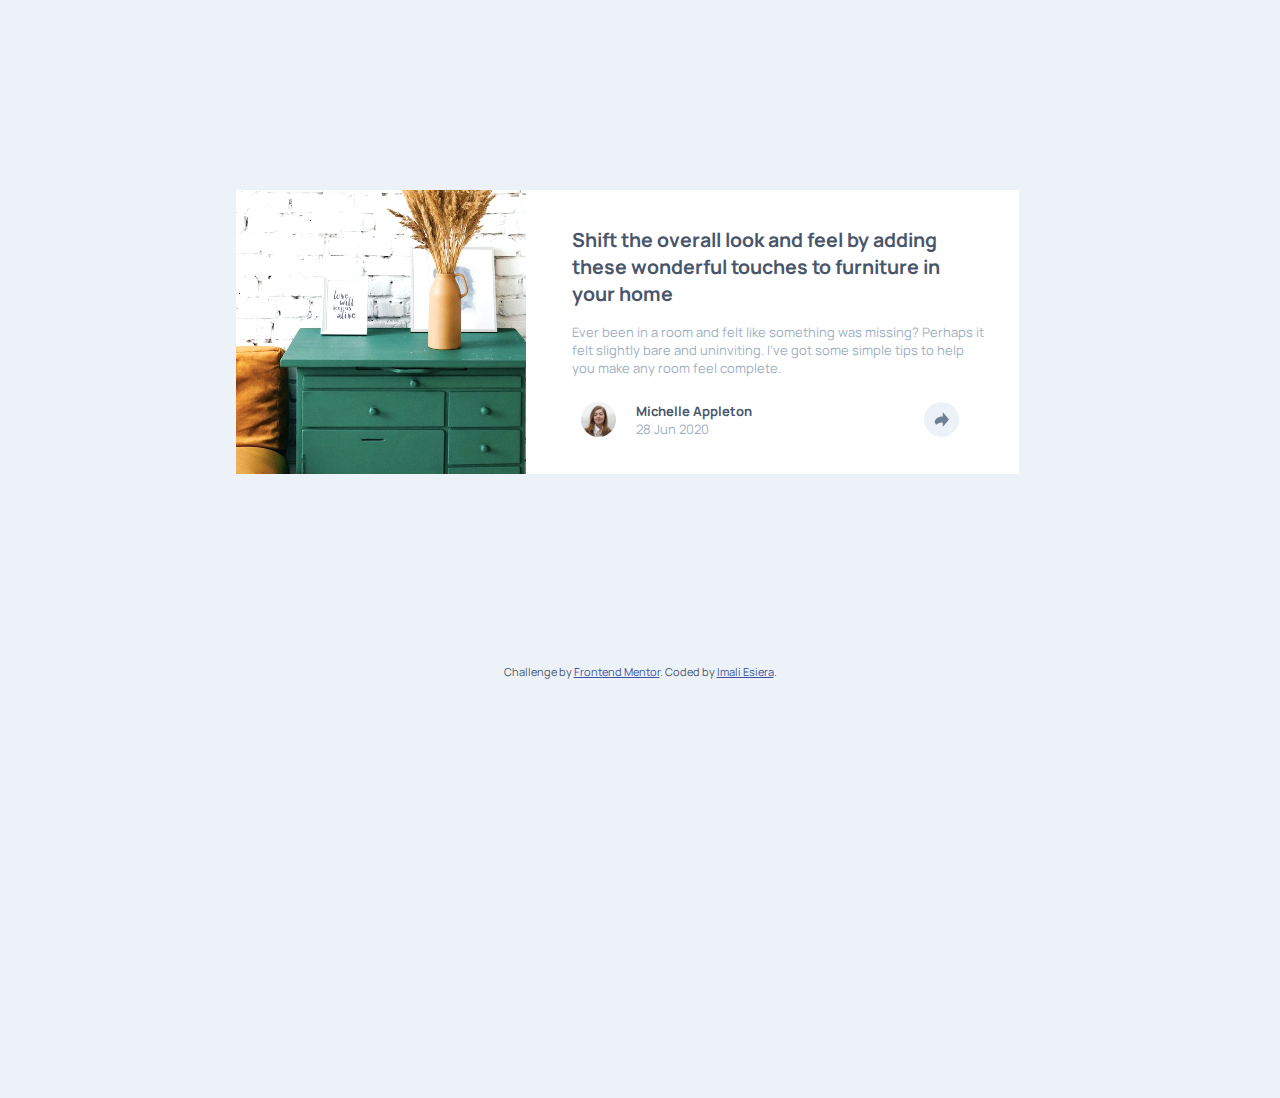
<file: Article-Preview-Component/index.html>
<!DOCTYPE html>
<html lang="en">
  <head>
    <meta charset="UTF-8" />
    <meta name="viewport" content="width=device-width, initial-scale=1.0" />
    <!-- displays site properly based on user's device -->

    <link
      rel="icon"
      type="image/png"
      sizes="32x32"
      href="./images/favicon-32x32.png"
    />

    <title>Frontend Mentor | Article preview component</title>
    <link rel="stylesheet" href="style.css" />
    <style>
      @import url("https://fonts.googleapis.com/css2?family=Manrope:wght@500;700&display=swap");
    </style>
    <!-- Feel free to remove these styles or customise in your own stylesheet 👍 -->
    <style>
      .attribution {
        font-size: 11px;
        text-align: center;
      }
      .attribution a {
        color: hsl(228, 45%, 44%);
      }
    </style>
  </head>
  <body>
    <main>
      <div class="wrapper">
        <div class="content">
          <div class="drawers-container">
            <img
              class="drawers-image"
              src="images/drawers.jpg"
              alt="drawers-image"
            />
          </div>
          <div class="information">
            <h2>
              Shift the overall look and feel by adding these wonderful touches
              to furniture in your home
            </h2>

            <section class="Description">
              Ever been in a room and felt like something was missing? Perhaps
              it felt slightly bare and uninviting. I’ve got some simple tips to
              help you make any room feel complete.
            </section>
            <div class="User">
              <img
                class="avatar"
                src="images/avatar-michelle.jpg"
                alt="avatar"
              />

              <div class="user-name">
                <h4>Michelle Appleton</h4>
                <section class="date">28 Jun 2020</section>
              </div>
              <img class="share" src="images/icon-share.svg" alt="share" />
            </div>
          </div>
        </div>
      </div>
      <footer>
        <div class="attribution">
          Challenge by
          <a href="https://www.frontendmentor.io?ref=challenge" target="_blank"
            >Frontend Mentor</a
          >. Coded by <a href="https://github.com/imaliesiera">Imali Esiera</a>.
        </div>
      </footer>
    </main>
  </body>
</html>
</file>
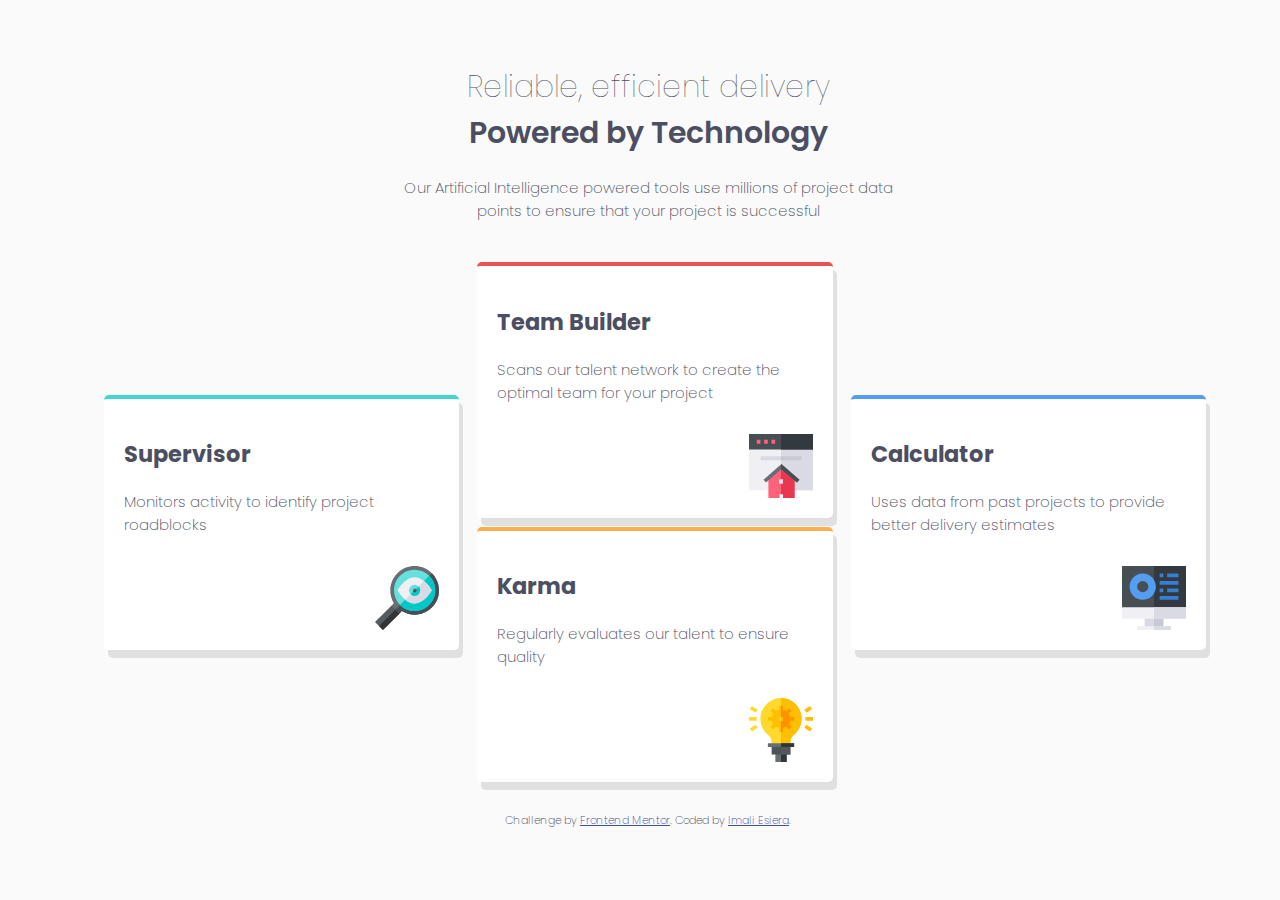
<file: four-card-feature-section-master/index.html>
<!DOCTYPE html>
<html lang="en">
  <head>
    <meta charset="UTF-8" />
    <meta name="viewport" content="width=device-width, initial-scale=1.0" />
    <!-- displays site properly based on user's device -->

    <link
      rel="icon"
      type="image/png"
      sizes="32x32"
      href="./images/favicon-32x32.png"
    />
    <link rel="stylesheet" href="style.css" />

    <title>Frontend Mentor | Four card feature section</title>

    <!-- Feel free to remove these styles or customise in your own stylesheet 👍 -->
    <style>
      .attribution {
        font-size: 11px;
        text-align: center;
      }
      .attribution a {
        color: hsl(228, 45%, 44%);
      }
    </style>
    <style>
      @import url("https://fonts.googleapis.com/css2?family=Poppins:wght@200;400;600&display=swap");
    </style>
  </head>
  <body>
    <main>
      <div class="wrapper">
        <div class="intro">
          <h1 class="first-h1">Reliable, efficient delivery</h1>
          <h1 class="second-h1">Powered by Technology</h1>

          <p>
            Our Artificial Intelligence powered tools use millions of project
            data 
            <p>points to ensure that your project is successful</p>
          </p>
        </div>
        <div class="container">
          <div class="container1">
            <section class="card1">
              <h2>Supervisor</h2>
              Monitors activity to identify project roadblocks
              <div>
                <img class="icons" src="images/icon-supervisor.svg" alt="Supervisor-Icon" />
              </div>
            </section>
          </div>
          <div class="container2">
            <section class="card2">
              <h2>Team Builder</h2>
              Scans our talent network to create the optimal team for your
              project
              <div>
                <img class="icons"
                  src="images/icon-team-builder.svg"
                  alt="Team-Builder-Icon"
                />
              </div>
            </section>
            <section class="card3">
              <h2>Karma</h2>
              Regularly evaluates our talent to ensure quality
              <div>
                <img class="icons" src="images/icon-karma.svg" alt="Karma-Icon" />
              </div>
            </section>
          </div>
          <div class="container3">
            <section class="card4">
              <h2>Calculator</h2>
              Uses data from past projects to provide better delivery estimates
              <div>
                <img class="icons" src="images/icon-calculator.svg" alt="Calculator-Icon" />
              </div>
            </section>
          </div>
        </div>
      </div>
      <footer>
        <p class="attribution">
          Challenge by
          <a href="https://www.frontendmentor.io?ref=challenge" target="_blank"
            >Frontend Mentor</a
          >. Coded by <a href="https://github.com/imaliesiera">Imali Esiera</a>.
        </p>
      </footer>
    </main>
  </body>
</html>
</file>
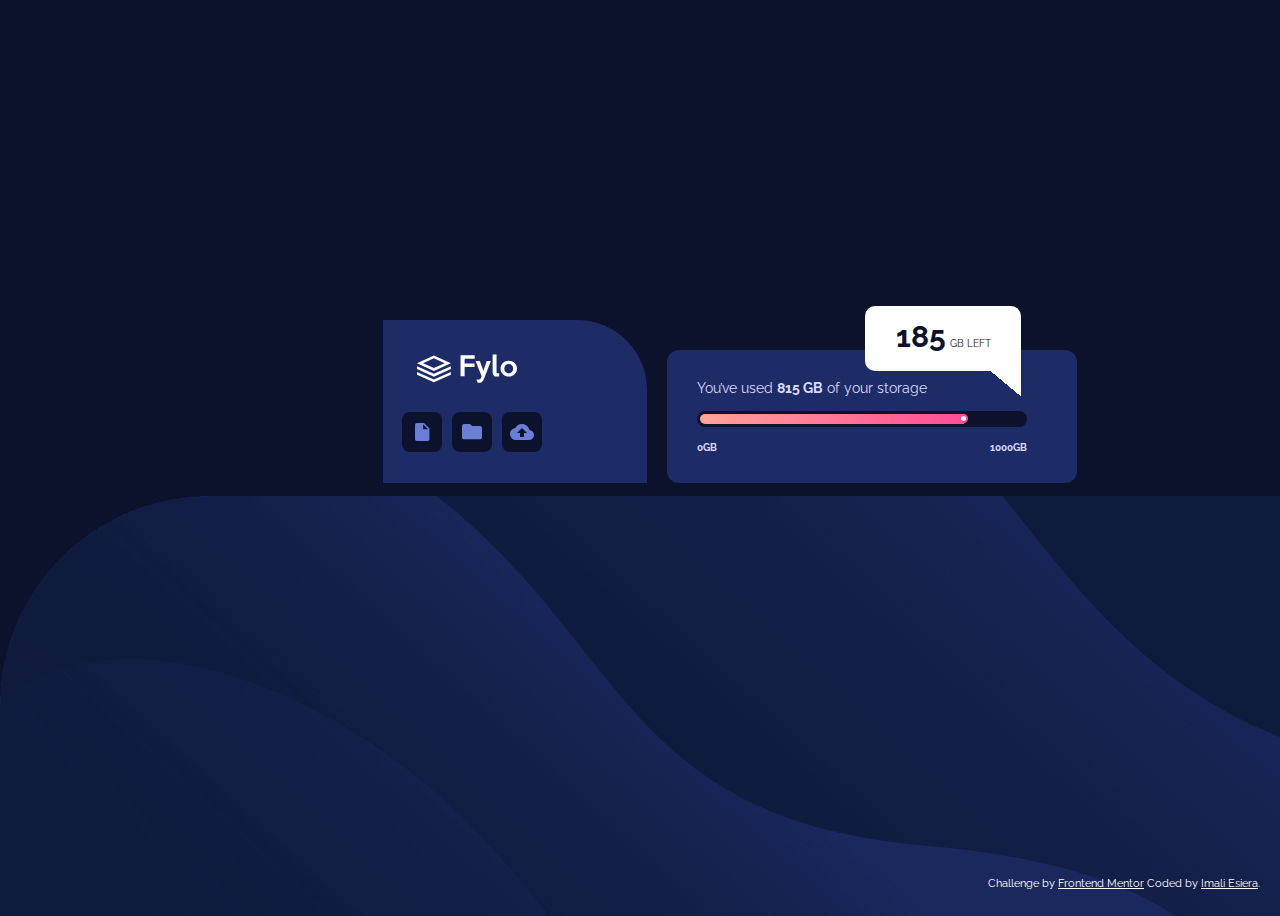
<file: fylo-data-storage-component-master/index.html>
<!DOCTYPE html>
<html lang="en">
  <head>
    <meta charset="UTF-8" />
    <meta name="viewport" content="width=device-width, initial-scale=1.0" />
    <!-- displays site properly based on user's device -->

    <link
      rel="icon"
      type="image/png"
      sizes="32x32"
      href="./images/favicon-32x32.png"
    />
    <style>
      @import url("https://fonts.googleapis.com/css2?family=Raleway:wght@400;700&display=swap");
    </style>

    <title>Frontend Mentor | Fylo data storage component</title>
    <link rel="stylesheet" href="style.css" />

    <!-- Feel free to remove these styles or customise in your own stylesheet 👍 -->
  </head>
  <body>
    <div class="wrapper">
      <div class="gb-left"><span class="strong-a">185</span> <span class="strong-b"> GB LEFT</span></div>
      <div class="square"></div>
      <div class="upper">
        <div class="content">
          <div class="left">
            <div class="icons">
              <div class="logo-wrap">
                <img class="logo" src="images/logo.svg" alt="logo" />
              </div>
              <div class="upload-icons">
                <div class="Document-img">
                  <img src="images/icon-document.svg" alt="Document" />
                </div>
                <div class="Folder-img">
                  <img src="images/icon-folder.svg" alt="Folder" />
                </div>
                <div class="Upload-img">
                  <img src="images/icon-upload.svg" alt="Upload" />
                </div>
              </div>
            </div>
          </div>

          <div class="right">
            <div class="text">
              You’ve used <strong>815 GB</strong> of your storage
              <div class="gradient"><div class="circle"></div></div>
              
              <div class="range">
                <div class="range-a">0GB</div>
                <div class="range-b">1000GB</div>
              </div>
            </div>
          </div>
        </div>
      </div>
    </div>

    <footer>
      <div class="attribution">
        Challenge by
        <a href="https://www.frontendmentor.io?ref=challenge" target="_blank"
          >Frontend Mentor</a
        >
        Coded by <a href="https://github.com/imaliesiera">Imali Esiera</a>.
      </div>
    </footer>
  </body>
</html>
</file>
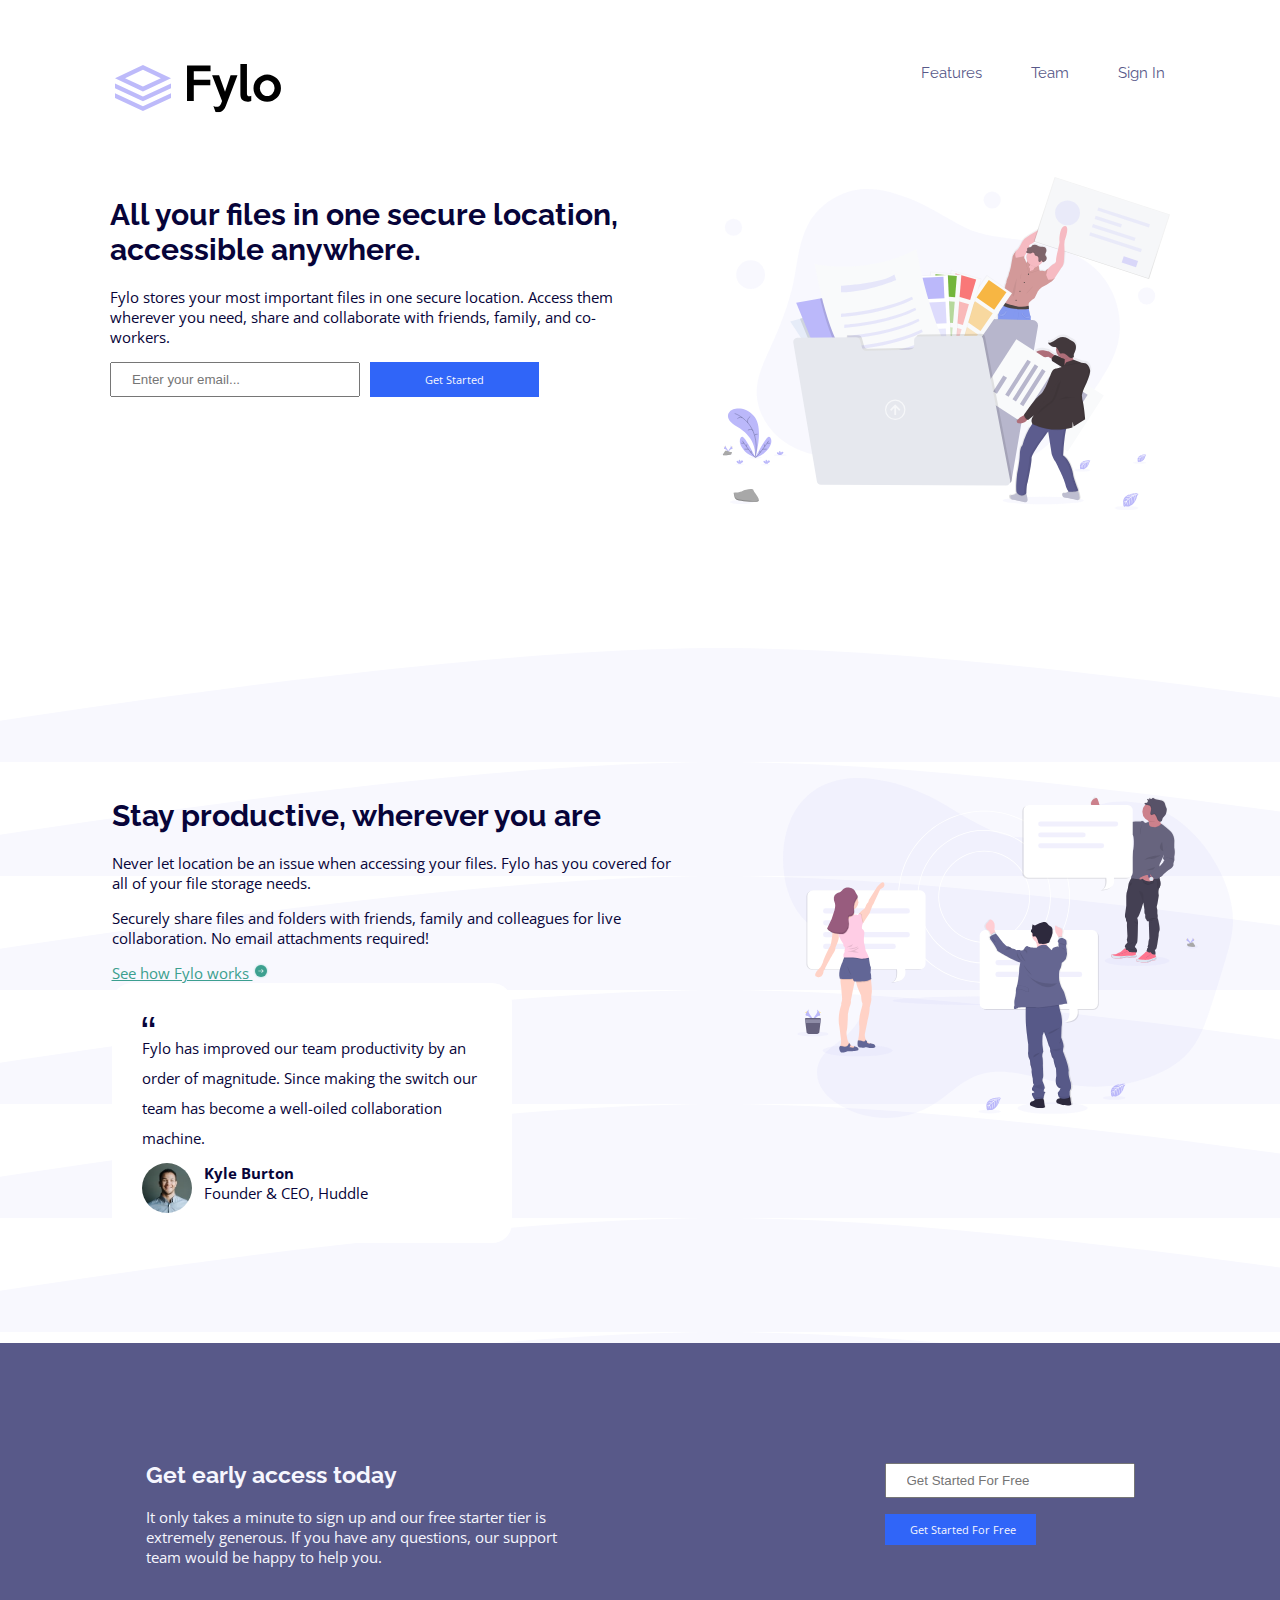
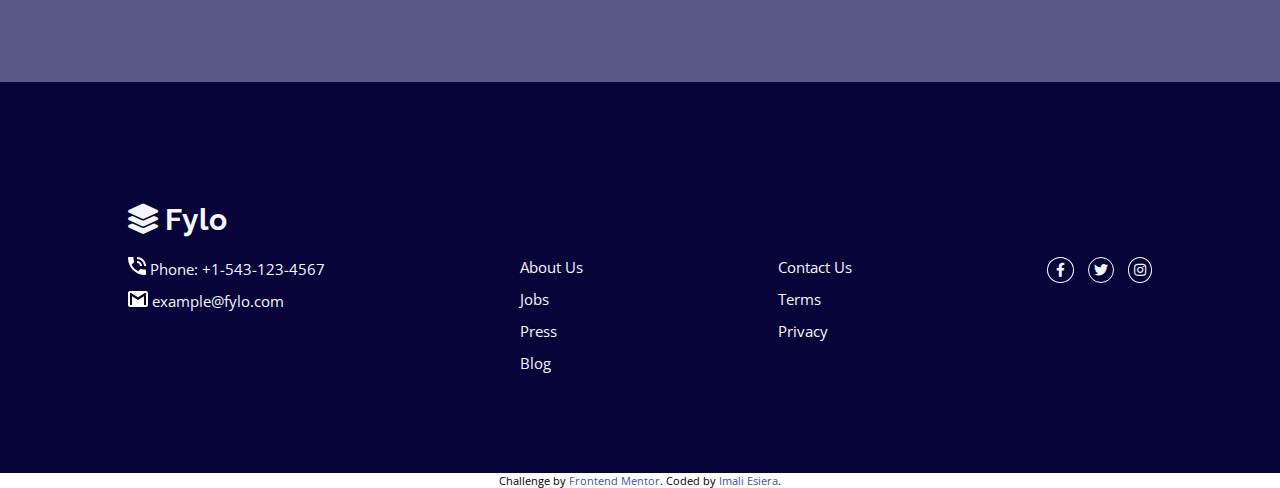
<file: fylo-landing-page-with-two-column-layout-master/index.html>
<!DOCTYPE html>
<html lang="en">
  <head>
    <meta charset="UTF-8" />
    <meta name="viewport" content="width=device-width, initial-scale=1.0" />
    <!-- displays site properly based on user's device -->

    <link
      rel="icon"
      type="image/png"
      sizes="32x32"
      href="./images/favicon-32x32.png"
    />
    <link rel="stylesheet" href="style.css" />
    <style>
      @import url("https://fonts.googleapis.com/css2?family=Raleway:wght@400;700&display=swap");
    </style>
    <title>Frontend Mentor | Fylo landing page with two column layout</title>
    <style>
      @import url("https://fonts.googleapis.com/css2?family=Open+Sans&display=swap");
    </style>
    <style>
      @import url("https://cdnjs.cloudflare.com/ajax/libs/font-awesome/5.14.0/css/all.min.css");
    </style>

    <!-- Feel free to remove these styles or customise in your own stylesheet 👍 -->
    <style>
      .attribution {
        font-size: 11px;
        text-align: center;
      }
      .attribution a {
        color: hsl(228, 45%, 44%);
      }
    </style>
  </head>
  <body>
    <main>
      <header>
        <div class="header">
          <img src="images/logo.svg" alt="logo" class="logo1" />
          <nav>
            <a class="nav-link" href="#">Features</a>
            <a class="nav-linkSpace1" href="#">Team</a>
            <a class="nav-link" href="#">Sign In</a>
          </nav>
        </div>
      </header>
      <div class="body-wrap">
        <section>
          <div class="first-wrap">
            <div class="right-first-wrap">
              <h1>
                All your files in one secure location, accessible anywhere.
              </h1>
              <p>
                Fylo stores your most important files in one secure location.
                Access them wherever you need, share and collaborate with
                friends, family, and co-workers.
              </p>
              <div class="input-email">
                <form>
                  <input
                    type="text"
                    placeholder="Enter your email..."
                    name="email"
                    class="enter-email"
                  />
                </form>
                <a href="#" target="_blank" class="button1">Get Started</a>
              </div>
            </div>
            <div class="left-first-wrap">
              <img
                src="images/illustration-1.svg"
                alt="illustration-1"
                class="illustration-1"
              />
            </div>
          </div>
        </section>

        <section>
          <div class="second-wrap">
            <div class="right-second-wrap">
              <h1>Stay productive, wherever you are</h1>
              <p>
                Never let location be an issue when accessing your files. Fylo
                has you covered for all of your file storage needs.
              </p>
              <p>
                Securely share files and folders with friends, family and
                colleagues for live collaboration. No email attachments
                required!
              </p>
              <div class="How-Fylo_works">
                See how Fylo works
                <img src="images/icon-arrow.svg" alt="arrow" class="arrow" />
              </div>
              <div class="card">
                <img src="images/icon-quotes.svg" alt="quotes" class="quotes" />
                <div class="card-paragraph">
                  Fylo has improved our team productivity by an order of
                  magnitude. Since making the switch our team has become a
                  well-oiled collaboration machine.
                </div>
                <div class="profile">
                  <img
                    src="images/avatar-testimonial.jpg"
                    alt="avatar"
                    class="avatar"
                  />
                  <div class="profile-name">
                    <strong>Kyle Burton</strong>

                    <section>Founder & CEO, Huddle</section>
                  </div>
                </div>
              </div>
            </div>
            <div class="left-second-wrap">
              <img
                src="images/illustration-2.svg"
                alt="illustration-2"
                class="illustration-2"
              />
            </div>
          </div>
        </section>

        <section>
          <div class="third-third-wrap">
            <div class="third-wrap">
              <div class="right-third-wrap">
                <h2>Get early access today</h2>
                <div class="Early-Access">
                  <div>
                    <p>
                      It only takes a minute to sign up and our free starter
                      tier is extremely generous. If you have any questions, our
                      support team would be happy to help you.
                    </p>
                  </div>
                </div>
              </div>
              <div class="left-third-wrap">
                <form>
                  <input
                    type="text"
                    placeholder="Get Started For Free"
                    name="email"
                    class="email-example"
                  />
                </form>
                <a href="#" target="_blank" class="button2"
                  >Get Started For Free</a
                >
              </div>
            </div>
          </div>
        </section>

        <div class="contact-wrap">
          <div class="Contact">
            <div>
              <h1>
                <i class="fas fa-layer-group"></i>
                Fylo
              </h1>
            </div>
            <div class="contact-addresses">
              <div class="contact-column-1">
                <div class="contact-links">
                  <img
                    src="images/icon-phone.svg"
                    alt="phone-icon"
                    class="phone-icon"
                  />
                  Phone: +1-543-123-4567
                </div>
                <div>
                  <img
                    src="images/icon-email.svg"
                    alt="email-icon"
                    class="email-icon"
                  />
                  example@fylo.com
                </div>
              </div>
              <div class="contact-column-2">
                <a href="#" target="_blank" class="contact-links">About Us </a>
                <a href="#" target="_blank" class="contact-links">Jobs </a>
                <a href="#" target="_blank" class="contact-links">Press </a>
                <a href="#" target="_blank">Blog</a>
              </div>
              <div class="contact-column-3">
                <a href="#" class="contact-links">Contact Us </a>
                <a href="#" class="contact-links">Terms </a>
                <a href="#">Privacy</a>
              </div>
              <div class="social-media-icons">
                <i class="fab fa-facebook-f"></i>
                <i class="fab fa-twitter"></i>
                <i class="fab fa-instagram"></i>
              </div>
            </div>
          </div>
        </div>
      </div>
      <footer>
        <p class="attribution">
          Challenge by
          <a href="https://www.frontendmentor.io?ref=challenge" target="_blank"
            >Frontend Mentor</a
          >. Coded by <a href="https://github.com/imaliesiera">Imali Esiera</a>.
        </p>
      </footer>
    </main>
  </body>
</html>
</file>
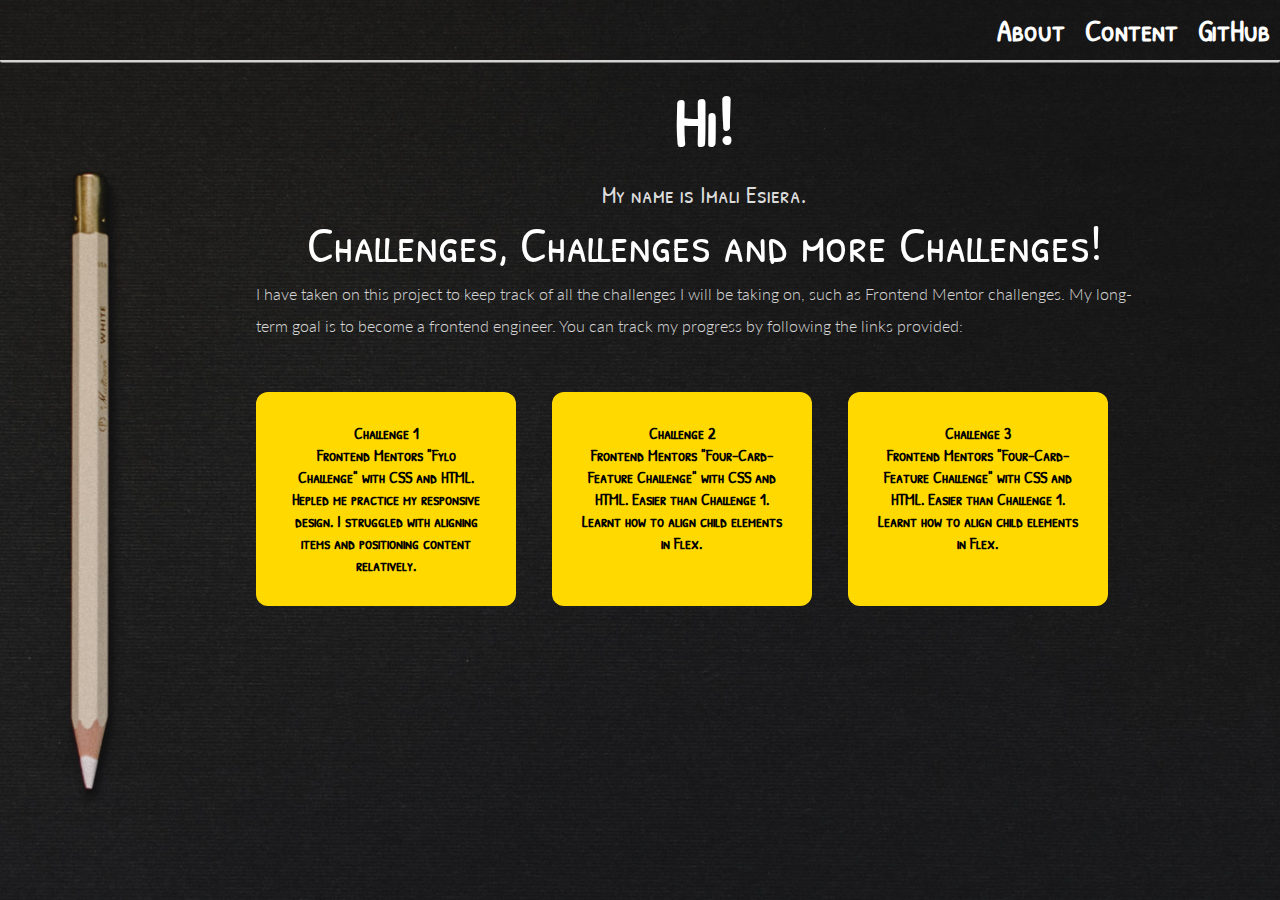
<file: Landing-Page/index.html>
<!DOCTYPE html>
<html lang="en">
  <head>
    <meta charset="UTF-8" />
    <meta name="viewport" content="width=device-width, initial-scale=1.0" />
    <title>Imali Esiera</title>
    <!-- <link href="https://fonts.googleapis.com/css?family=Caveat|Montserrat:400,600&display=swap" rel="stylesheet"> -->
    <link rel="stylesheet" href="style.css" />
    <style>
      @import url("https://fonts.googleapis.com/css2?family=Euphoria+Script&family=Poiret+One&family=Rochester&display=swap");
    </style>
    <style>
      @import url("https://fonts.googleapis.com/css2?family=IBM+Plex+Mono:wght@100&family=Inconsolata:wght@200&family=VT323&display=swap");
    </style>
    <style>
      @import url("https://fonts.googleapis.com/css2?family=Lato&family=Patrick+Hand+SC&display=swap");
    </style>
  </head>
  <body>
    <main>
      <!-- *********************** INTRO *********************** -->
      <header>
        <nav>
          <a class="nav-link" href="https://project-css-linked-in.vercel.app/"
            >About</a
          >
          <a class="nav-link" href="#">Content</a>
          <a class="nav-link" href="https://github.com/imaliesiera">GitHub</a>
        </nav>
      </header>
      <div class="wrapper">
        <div>
          <h1>Hi!</h1>
          <h2>My name is Imali Esiera.</h2>
          <div class="challenges">
            Challenges, Challenges and more Challenges!
          </div>
        </div>
        <div>
          <p>
            I have taken on this project to keep track of all the challenges I
            will be taking on, such as Frontend Mentor challenges. My long-term
            goal is to become a frontend engineer. You can track my progress by
            following the links provided:
          </p>
        </div>
        <div class="challenges-list">
          <div class="challenge1">
            <h4>Challenge 1</h4>
            <a
              href="https://frontend-mentors-challenges-fylo-m0gsbxa8r.vercel.app/"
              >Frontend Mentors "Fylo Challenge" with CSS and HTML. Hepled me
              practice my responsive design. I struggled with aligning items and
              positioning content relatively.</a
            >
          </div>
          <div class="challenge2">
            <h4>Challenge 2</h4>
            <a href="https://frontend-mentors-challenges-h3q3e7szv.vercel.app/"
              >Frontend Mentors "Four-Card-Feature Challenge" with CSS and HTML.
              Easier than Challenge 1. Learnt how to align child elements in
              Flex.</a
            >
          </div>
          <div class="challenge3">
            <h4>Challenge 3</h4>
            <a href="https://article-challenge.surge.sh/"
              >Frontend Mentors "Four-Card-Feature Challenge" with CSS and HTML.
              Easier than Challenge 1. Learnt how to align child elements in
              Flex.</a
            >
          </div>
        </div>
      </div>
    </main>
  </body>
</html>
</file>
<file: Article-Preview-Component/style.css>
/*Global styles
-------------------------------------------*/
html {
  box-sizing: border-box;
}

*,
*:before,
*:after {
  box-sizing: inherit;
}

body {
    height: 100vh;
  background-color:    hsl(210, 46%, 95%);
  font-size: 15px;
  font-family: 'Manrope', sans-serif;
  color: hsl(217, 19%, 35%);
  font-size: 13px;
}

/*Body styles
-------------------------------------------*/
.content{
    display: flex;
    margin: 20px;
    margin-left: 18%;
    margin-right: 20%;
    margin-top: 15%;
    font-weight: 500px;
    overflow: hidden;
    /* border: solid black; */
    height: 500px;
    height: 90%;
}
.User{
    display: flex;
    flex-direction: row;
    padding-left: 10%;
    padding-top: 25px;
    padding-bottom: 5px;
   
}

.information{
    display: block;
    background-color: white;
    padding: 8px;
    z-index: 100;
    /* border: SOLID greenyellow; */
}
.Description{
    color:hsl(212, 23%, 69%);
    padding-left: 8%;
    padding-right: 5%;
    /* padding-top: 8px; */
}
.user-name{
     margin-left: 20px;
     margin-right: 40%
}
.date{
    color:hsl(212, 23%, 69%);
}
H2{
    padding-left: 8%;
    padding-right: 10%;
    padding-top: 12px;
}
h4{
     margin-top: 0;
     margin-bottom: 0;
     color:hsl(217, 19%, 35%)
}
/*Images styles
-------------------------------------------*/
.drawers-image{
    width: 350px;
    height: 100%;
    margin-right: -60px;
    filter: brightness(120%);
}

.avatar{
     display: flex;
    align-self: center;
    width: 35px;
    height: 35px;
    border-radius: 50px;
}
.share{
   background-color:hsl(210, 46%, 95%);
   width:35px;
   height: 35px;
   align-self: center;
   padding: 10px;
   border-radius: 50px;
}
footer{
   position: relative;
    bottom: -170px
}
</file>
<file: four-card-feature-section-master/style.css>
/*Global styles
-------------------------------------------*/
html {
  box-sizing: border-box;
}

*,
*:before,
*:after {
  box-sizing: inherit;
}

main {
  width: 100vw;
  margin: 3.5% auto;
  top: 50%;
  left: 20%;
  right: 20%;
}
body {
  background-color: hsl(0, 0%, 98%);
  font-size: 15px;
}
/*Intro styles
-------------------------------------------*/
.intro {
  font-family: "Poppins", sans-serif;
  display: flex;
  flex-direction: column;
  justify-content: center;
  align-items: center;
  color: hsl(234, 12%, 34%);
}
.first-h1 {
  font-weight: 100;
  margin-bottom: 0;
  color: hsl(234, 12%, 34%);
}
.second-h1 {
  margin: 0 auto;
  font-weight: 600;
  color: hsl(234, 12%, 34%);
  margin-bottom: 20px;
}
p {
  font-weight: 200;
  color: hsl(234, 12%, 34%);
  margin: 0 auto;
}
/*Card styles
-------------------------------------------*/

.container {
  display: flex;
  color: hsl(234, 12%, 34%);
  font-family: "Poppins", sans-serif;
  align-items: center;
  justify-content: center;
  margin-left: 7.5%;
  width: 90%;
  margin-top: 40px;
}

.icons {
  float: right;
  margin-top: 30px;
}

.card1,
.card2,
.card3,
.card4 {
  text-align: left;
  font-weight: 200;
  background-color: white;
  box-shadow: 4px 8px 0 rgba(0, 0, 0, 0.1);
  border-radius: 5px;
  padding: 20px;
  overflow: hidden;
}

.container1 {
  flex-direction: row;
  width: 100%;
  margin-right: 18px;
}

.container2 {
  flex-direction: column;
  width: 100%;
}

.container3 {
  flex-direction: row;
  margin-left: 18px;
  margin-right: 50px;
  width: 100%;
}

.card1 {
  border-top: 4px solid hsl(180, 62%, 55%);
}
.card2 {
  border-top: 4px solid hsl(0, 78%, 62%);
  margin-bottom: 9px;
}
.card3 {
  border-top: 4px solid hsl(34, 97%, 64%);
  margin-top: 9px;
}
.card4 {
  border-top: 4px solid hsl(212, 86%, 64%);
}

/*Footer styles
-------------------------------------------*/
.attribution {
  font-family: "Poppins", sans-serif;
  padding-top: 30px;
}
/*Responsive styles
-------------------------------------------*/
@media screen and (max-width: 750px) {
  .container {
    display: block;
    width: 85vw;
  }

  .container3 {
    margin-left: 0px;
  }
  .card1 {
    margin-bottom: 25px;
  }
  .card2 {
    margin-bottom: 25px;
  }
  .card3 {
    margin-bottom: 25px;
  }
  .card4 {
    margin-bottom: 25px;
  }
  .intro {
    display: flex;
    align-items: center;
    justify-content: center;
    margin-left: 9%;
    width: 85vw;
    text-align: center;
  }
}
</file>
<file: fylo-data-storage-component-master/style.css>
/*Global styles
-------------------------------------------*/
@media screen and (max-width: 1440px) {
body {
  background-color: hsl(229, 57%, 11%);
  font-family: "Raleway";
   background-image: url("images/bg-desktop.png");
  background-repeat: no-repeat;
  background-position: bottom left;
}
}

.wrapper {
  height: 100vh;
  display: flex;
  justify-content: center;
  align-items: center;
  position: relative;
 
} 


.upper {
  display: flex;
  align-items: center;
  justify-content: center;
  margin-top: -100px;
  padding: 12px;
}
.gradient {
  height: 10px;
  margin-top: 15px;
  margin-bottom: 15px;
  margin-right: -100px;
  background-image: linear-gradient(
    to right,
    hsl(6, 100%, 80%),
    hsl(335, 100%, 65%)
  );
  background-size: 81.5% 100%;
  background-repeat: no-repeat;
  background-color: hsl(229, 57%, 11%);
  color: transparent;
  font-size: 10px;
  border-radius: 12px;
  border: solid hsl(229, 57%, 11%) ;
}

.text {
  margin: 30px;
  font-size: 14px;
}

/*Body content
-------------------------------------------*/

.left {
  border-top-right-radius: 70px;
  background-color: hsl(228, 56%, 26%);
  margin-right: 20px;
  padding-right: 10px;
  position: relative;
  bottom: 7px;
}
.right {
  background-color: hsl(228, 56%, 26%);
  border-radius: 12px;
  margin-top: 30px;
  padding-right: 120px;
  position: relative;
  bottom: 7px;
}
.content {
  width: 700px;
  color: hsl(243, 100%, 93%);
  display: flex;
}

.icons {
  padding: 14px;
  padding-right: 90px;
}

.upload-icons {
  display: flex;
  justify-content: space-between;
}
.range {
  display: flex;
  justify-content: space-between;
  margin-right: -100px;
  font-size: 10px;
  font-weight: bold;
}
.gb-left{
  text-align: center;
  border:solid white;
  border-bottom-left-radius: 10px;
  border-top-left-radius:10px;
  border-top-right-radius: 10px;
  color: hsl(229, 57%, 11%);
  width:150px;
  position: relative;
  left: 680px;
  bottom: 120px;
  z-index: 100;
  background-color: white;
  padding-top:10px;
  padding-bottom:14px;
}
.square{
  /* border:solid white; */
  width: 30px;
  height: 30px;
  position: relative;
  left: 650px;
  bottom: 74px;
  z-index: 800;
  background-image: -webkit-linear-gradient(50deg, hsl(228, 56%, 26%) 50%, white 50%);
}
 .strong-a{
   font-size: 30px;
   font-weight: bolder;
 }
 .strong-b{
   font-size: 10px;
 }
.circle{
  height: 5px;
  width: 5px;
  border-radius: 50%;
  background-color: white;
  margin-left: 80%;
  border: 2.5px solid hsl(335, 100%, 65%);
  align-content: center;
}

/*Image styles
-------------------------------------------*/
.Document-img,
.Folder-img,
.Upload-img {
  width: 40px;
  height: 40px;
  display: flex;
  justify-content: center;
  align-items: center;
  /* padding: 8px 4px; */
  background-color: hsl(229, 57%, 11%);
  margin: 5px;
  border-radius: 8px;
}
.Document-img img  {
  height: 18px;

}
.Folder-img img {
    width: 20px;
}
.logo {
  width: 100px;
  margin: 20px;
}
/*Footer styles
-------------------------------------------*/
.attribution {
  color: #ffffff;
  font-size: 11px;
  text-align: center;
  position: absolute;
  right: 20px;
  bottom: 10px;
}
.attribution a {
  color: #ffffff;
}
/*Responsive styles
-------------------------------------------*/

@media screen and (max-width: 760px) {
  .content{
    display: flex;
    flex-direction: column;
    justify-content: space-between;
    align-items: center;
  }
  .wrapper{
    align-items: center;
    justify-content: center;
  }
  .left {
    margin: 3%;
    padding-right: 3%;
  }
  .right{
    margin: 1%;
    padding-right: 1%;
  }

  .upload-icons{
    padding-left: 15px;
  }
  .gradient, .range{
  margin: 5%; 
  } 
  .gb-left {
    position: absolute;
    left: 25%;
    top: 62%;
    bottom: 28%;
}
.square{
  visibility: hidden;
}
}

@media screen and (max-width: 375PX) {
body {
  background-image: url("images/bg-mobile.png");
  background-repeat: no-repeat;
  background-position: top;
}
}
</file>
<file: fylo-landing-page-with-two-column-layout-master/style.css>
/*Global styles
-------------------------------------------*/
Body {
  max-width: 100vw;
  font-family: "Open Sans", sans-serif;
  margin: 0 auto;
  height: 100vh;
  font-size: 15px;
}

:root {
  --bright-blue: hsl(224, 93%, 58%);
  --moderate-oyan: hsl(170, 45%, 43%);
  --light-grayish-blue: hsl(240, 75%, 98%);
  --light-gray: hsl(0, 0%, 75%);
  --very-dark-blue: hsl(243, 87%, 12%);
  --desaturated-blue: hsl(238, 22%, 44%);
}
* {
  box-sizing: border-box;
}
/*Nav styles
-------------------------------------------*/
.header {
  display: flex;
  flex-direction: row;
  justify-content: space-between;
  margin-left: 9%;
  margin-right: 9%;
  margin-top: 5%;
}

/*Image styles
-------------------------------------------*/
.illustration-1 {
  width: 450px;
}
.illustration-2 {
  width: 450px;
  margin-right: 5%;
}
.avatar {
  border-radius: 50%;
  width: 50px;
  height: 50px;
  margin-right: 12px;
}

/*Content styles
-------------------------------------------*/
h1,
h2,
nav {
  font-family: "Raleway", sans-serif;
}
h1 {
  font-weight: 700;
}
a {
  text-decoration: none;
  color: black;
}
.nav-link {
  color: var(--desaturated-blue);
}
.nav-linkSpace1 {
  padding: 45px;
  color: var(--desaturated-blue);
}
.first-wrap {
  display: flex;
  flex-direction: row;
  margin: 5%;
  justify-content: space-around;
  color: hsl(243, 87%, 12%);
  padding-bottom: 70px;
}
.second-wrap {
  display: flex;
  flex-direction: row;
  justify-content: space-around;
  background-image: url("images/bg-curve-desktop.svg");
  padding-bottom: 100px;
  padding-top: 130px;
  color: hsl(243, 87%, 12%);
}

.right-first-wrap {
  width: 45%;
}
.right-second-wrap {
  margin-left: 5%;
  width: 45%;
}
.third-wrap {
  display: flex;
  flex-direction: row;
  justify-content: space-around;
  padding-top: 100px;
  padding-bottom: 100px;
  color: var(--light-grayish-blue);
}
.right-third-wrap {
  width: 35%;
}
.left-third-wrap {
  padding-top: 20px;
}
.third-third-wrap {
  background-color: var(--desaturated-blue);
  padding: 0;
}
.card{
  width: 400px;
  background-color: white;
  padding: 30px;
  border-radius: 20px;
}
.card-paragraph{
  line-height: 2em;
}
.profile {
  padding-top: 10px;
  display: flex;
}
.How-Fylo_works {
  color: var(--moderate-oyan);
  text-decoration: underline;
}

/*Button and Search styles
-------------------------------------------*/
.button1 {
  background-color: var(--bright-blue);
  color: var(--light-grayish-blue);
  padding: 10px 55px 10px 55px;
  text-align: center;
  font-size: 11px;
  margin-left: 10px;
}
.input-email {
  display: flex;
  flex-direction: row;
}

.enter-email {
  width: 250px;
  height: 35px;
  padding-left: 20px;
}

.button2 {
  background-color: var(--bright-blue);
  width: 180px;
  color: var(--light-grayish-blue);
  padding: 8px 20px 8px 25px;
  text-align: center;
  font-size: 11px;
}
.email-example {
  width: 250px;
  height: 35px;
  margin-bottom: 20px;
  padding-left: 20px;
}

/*Contact styles
-------------------------------------------*/
.contact-wrap {
  background-color: var(--very-dark-blue);
}
.Contact {
  color: var(--light-grayish-blue);
  padding-top: 100px;
  padding-bottom: 100px;
}

.contact-addresses {
  display: flex;
  flex-direction: row;
  justify-content: space-between;
  margin-left: 10%;
  margin-right: 10%;
  color: var(--light-grayish-blue);
}
.Contact a {
  display: flex;
  flex-direction: column;
  color: var(--light-grayish-blue);
}
.contact-links {
  padding-bottom: 12px;
}
/*Icons styles
-------------------------------------------*/
.fa-layer-group {
  padding-left: 10%;
}
.fa-facebook-f {
  font-size: 14px;
  border: 1px solid white;
  border-radius: 50%;
  padding: 5px;
  padding-left: 8px;
  padding-right: 8px;
}
.fa-twitter {
  font-size: 14px;
  margin-left: 10px;
  border: 1px solid white;
  padding: 5px;
  border-radius: 50%;
}
.fa-instagram {
  font-size: 14px;
  margin-left: 10px;
  border: 1px solid white;
  padding: 5px;
  border-radius: 50%;
}
.attribution{
  margin: 0 auto;
}
/*Responsive styles
-------------------------------------------*/
@media screen and (max-width: 1000px) {
  .input-email {
    display: flex;
    flex-direction: column;
    justify-self: center;
  }
  .button1 {
    margin-top: 5%;
    margin-left: 0;
  }
  .enter-email {
    width: 100%;
    height: 35px;
    padding-left: 20px;
  }
}

@media screen and (max-width: 700px) {
  .first-wrap {
    display: flex;
    flex-direction: column-reverse;
    justify-items: center;
    margin: 5%;
    text-align: center;
  }
  h1,
  h2 {
    text-align: center;
  }

  .right-first-wrap {
    width: 100%;
    text-align: center;
  }
  .header {
    display: flex;
    flex-direction: row;
    margin-left: 5%;
    margin-right: 5%;
    margin-top: 5%;
  }
  .nav-linkSpace1 {
    padding: 10px;
  }
  .nav-linkSpace1,
  .nav-link {
    font-size: 15px;
  }
  .logo1 {
    width: 30%;
  }
  .second-wrap {
    display: flex;
    flex-direction: column-reverse;
    margin: 5%;
    text-align: center;
  }
  .right-first-wrap {
    width: 100%;
  }
  .right-second-wrap {
    margin-left: 5%;
    width: 100%;
  }
  .third-wrap {
    display: flex;
    flex-direction: column;
    margin-left: 5%;
    padding-top: 70px;
    padding-bottom: 70px;
    color: var(--light-grayish-blue);
    text-align: center;
  }
  .email-example {
    width: 90%;
    height: 35px;
    margin-bottom: 20px;
  }
  .button2 {
    width: 90%;
    display: block;
    margin-left: 5%;
  }
  .right-third-wrap {
    width: 100%;
  }
  .illustration-1,
  .illustration-2,
  .card {
    width: 90%;
  }
  .contact-addresses {
    display: flex;
    flex-direction: column;
    justify-content: space-between;
    margin-left: 10%;
    margin-right: 10%;
    color: var(--light-grayish-blue);
  }
  .contact-column-2 {
    padding-top: 50px;
    padding-bottom: 50px;
  }
  .social-media-icons {
    position: relative;
    top: 50px;
  }
  .Contact h1 {
    text-align: left;
  }
  .card{
    text-align: left;
  }
}
</file>
<file: Landing-Page/style.css>
/*Global styles
-------------------------------------------*/
html {
  background-image: url("./images/kelly-sikkema-tk9RQCq5eQo-unsplash.jpg");
  background-size: cover;
  background-position: 90%;
  width: 100vw;
  height: 100vh;
  box-sizing: border-box;
}
canvas {
  background-position: center;
  background-size: cover;
  z-index: 1;
}

* {
  margin: 0;
  padding: 0;
}
header {
  border-radius: 2px;
  margin: 0 auto;
  border-bottom:  ridge rgba(255, 255, 255, 0.664);
}

/*Link styles
-------------------------------------------*/
nav {
  display: flex;
  justify-content: flex-end;
  align-items: space-between;
}
.nav-link {
  padding: 10px;
  color: white;
  font-family: 'Patrick Hand SC', cursive;
  font-size: 30px;
  
}

a {
  text-decoration: none;
  font-weight: bold;
}
.nav-link:hover {
  color: cyan;
  transform: scale(1.5);
}
/*Body styles
-------------------------------------------*/
.wrapper{
  margin-left: 20%;
  margin-right: 10%;
}
 
p {
  font-family: 'Lato', sans-serif;
  color: rgba(255, 255, 255, 0.822);
}
/* h4{
  color: ; */

p {
  font-weight: 300;
  line-height: 2em;
}
span {
  color: rgb(6, 6, 133);
  font-size: 12px;
}

/* Challenge styles
------------------------------------------- */
.challenges-list {
  display: flex;
  flex-direction: row;
  padding-top: 50px;
}

.challenge1,
.challenge2, .challenge3 {
  font-family: 'Patrick Hand SC', cursive;
  border-radius: 12px;
  width: 200px;
  background-color: rgb(255, 217, 0);
  text-align: center;
  padding: 30px;
}
.challenge2, .challenge3{
   margin-left: 4%;
}

.challenges-list a:hover {
  color: rgb(247, 3, 3);
  
}
.challenge1 a,
.challenge2 a, .challenge3 a {
  color: black;
  
}

/* Responsive styles
------------------------------------------- */
@media screen and (max-width: 715px) {
  .challenges,
  p {
    display: inline;
  }
}

@media screen and (max-width: 550px) {
  .challenges-list {
    display: flex;
    flex-direction: column;
  }
}

/* Heading styles
------------------------------------------- */

h1 {
  color: white;
  border-radius: 50%;
  font-size: 70px;
  margin: 10px;
 font-family: 'Patrick Hand SC', cursive;
  text-align: center;
}

h2{
   text-align: center;
   font-family: 'Lato', sans-serif;
   font-weight: 300;
   color: rgba(255, 255, 255, 0.87);
   font-family: 'Patrick Hand SC', cursive;
}
.challenges {
  color: rgb(255, 255, 255);
  font-size: 50px;
 font-family: 'Patrick Hand SC', cursive;
  text-align: center;
}

.fa-thumbtack{
  color: black;
}
</file>
